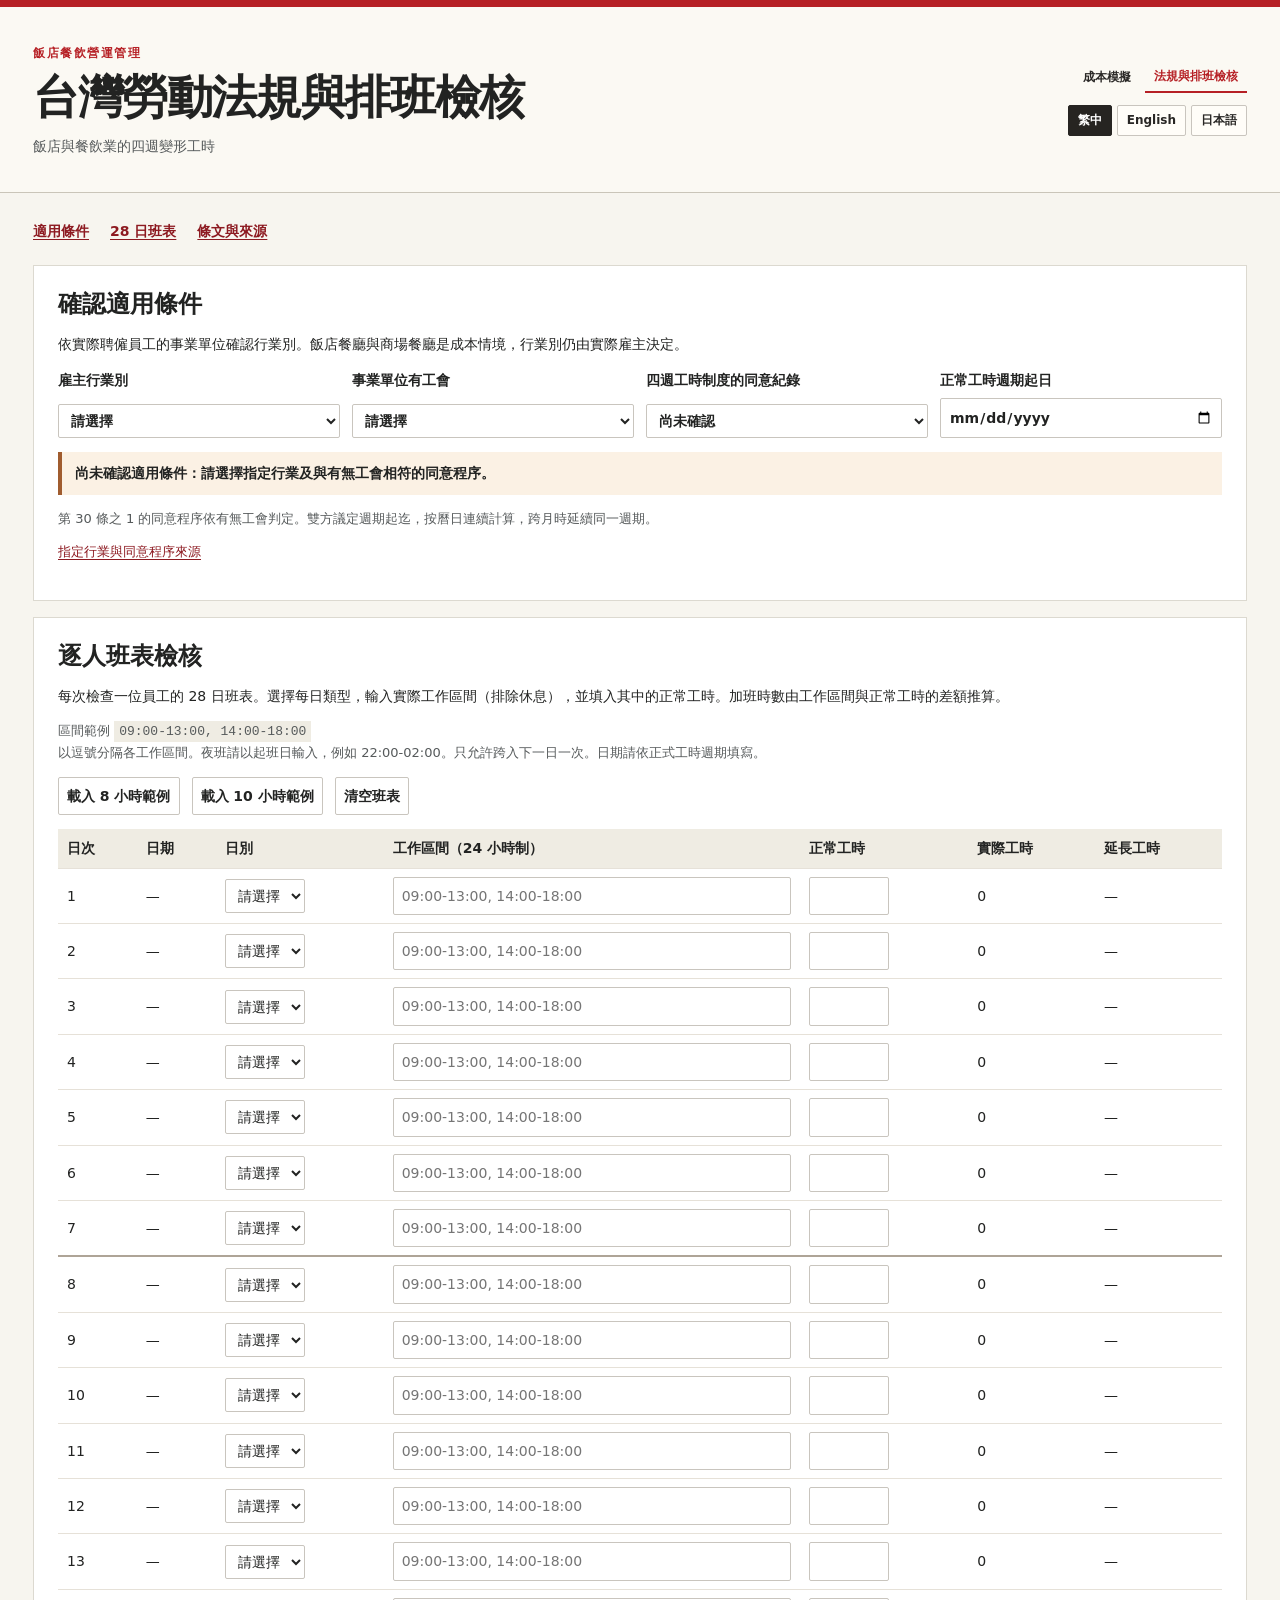
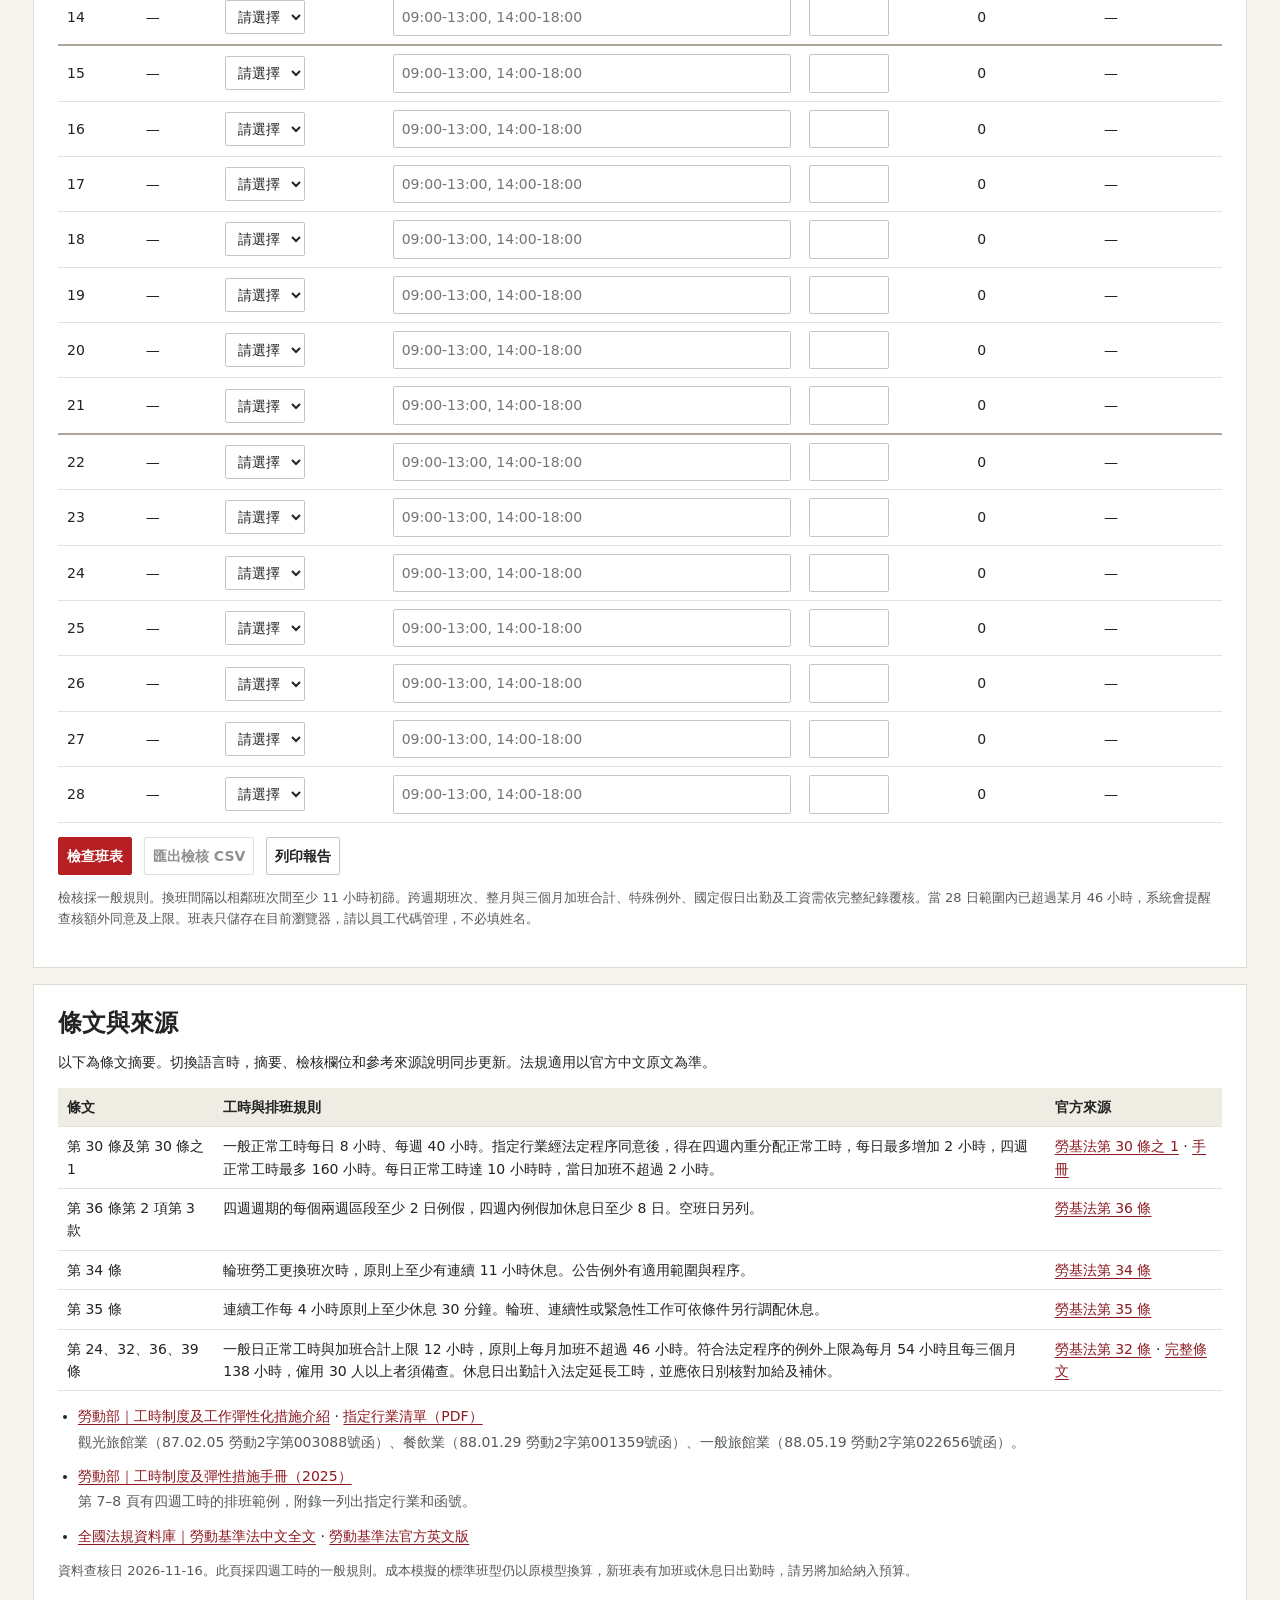
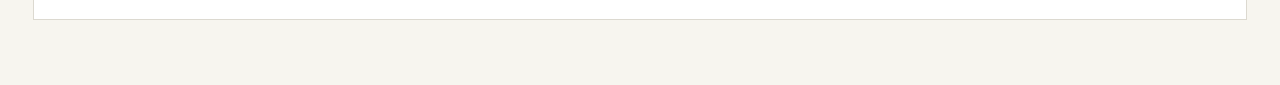
<file: labor.html>
<!doctype html>
<html lang="zh-Hant">
<head>
<meta charset="utf-8">
<meta name="viewport" content="width=device-width,initial-scale=1">
<meta name="robots" content="noindex,nofollow">
<title>法規與排班檢核</title>
<link rel="stylesheet" href="site-nav.css">
<link rel="stylesheet" href="labor.css">
</head>
<body data-page="labor">
<header>
  <div><small>飯店餐飲營運管理</small><h1>台灣勞動法規與排班檢核</h1><p>飯店與餐飲業的四週變形工時</p></div>
  <div class="site-actions">
    <nav class="site-links"><a href="./" data-site-page>成本模擬</a><a href="labor.html" data-site-page aria-current="page">法規與排班檢核</a></nav>
    <div class="locale-picker" role="group" aria-label="語言"><button type="button" data-language="zh-Hant" lang="zh-Hant" aria-pressed="true" disabled>繁中</button><button type="button" data-language="en" lang="en" aria-pressed="false" disabled>English</button><button type="button" data-language="ja" lang="ja" aria-pressed="false" disabled>日本語</button></div>
    <span id="languageError" hidden>語言載入失敗，請重新整理。 / Reload to try languages again.</span>
  </div>
</header>
<main>
  <nav class="jump-links"><a href="#eligibility">適用條件</a><a href="#roster">28 日班表</a><a href="#references">條文與來源</a></nav>
  <section class="panel" id="eligibility">
    <h2>確認適用條件</h2>
    <p>依實際聘僱員工的事業單位確認行業別。飯店餐廳與商場餐廳是成本情境，行業別仍由實際雇主決定。</p>
    <div class="eligibility-fields">
      <label>雇主行業別
        <select id="industry">
          <option value="">請選擇</option>
          <option value="tourist">觀光旅館業</option>
          <option value="hotel">一般旅館業</option>
          <option value="food">餐飲業</option>
          <option value="other">其他或尚未確認</option>
        </select>
      </label>
      <label>事業單位有工會
        <select id="union"><option value="">請選擇</option><option value="yes">是</option><option value="no">否</option></select>
      </label>
      <label>四週工時制度的同意紀錄
        <select id="consent">
          <option value="">尚未確認</option>
          <option value="union">已取得工會同意</option>
          <option value="meeting">已取得勞資會議同意</option>
        </select>
      </label>
      <label>正常工時週期起日
        <input id="startDate" type="date" min="2000-01-01" max="2099-12-31">
      </label>
    </div>
    <p class="status" id="eligibilityStatus" role="status"></p>
    <p class="note">第 30 條之 1 的同意程序依有無工會判定。雙方議定週期起迄，按曆日連續計算，跨月時延續同一週期。</p>
    <p class="source"><a href="#sources-designation">指定行業與同意程序來源</a></p>
  </section>

  <section class="panel" id="roster">
    <h2>逐人班表檢核</h2>
    <p>每次檢查一位員工的 28 日班表。選擇每日類型，輸入實際工作區間（排除休息），並填入其中的正常工時。加班時數由工作區間與正常工時的差額推算。</p>
    <p class="note"><span>區間範例</span> <code>09:00-13:00, 14:00-18:00</code><br><span>以逗號分隔各工作區間。夜班請以起班日輸入，例如 22:00-02:00。只允許跨入下一日一次。日期請依正式工時週期填寫。</span></p>
    <div class="action-row">
      <button type="button" id="sample8">載入 8 小時範例</button>
      <button type="button" id="sample10">載入 10 小時範例</button>
      <button type="button" id="clearRoster">清空班表</button>
    </div>
    <div class="tablewrap" tabindex="0" role="region" aria-label="28 日班表">
      <table>
        <thead><tr><th>日次</th><th>日期</th><th>日別</th><th>工作區間（24 小時制）</th><th>正常工時</th><th>實際工時</th><th>延長工時</th></tr></thead>
        <tbody id="rosterRows"></tbody>
      </table>
    </div>
    <div class="action-row">
      <button type="button" class="primary" id="checkRoster">檢查班表</button>
      <button type="button" id="exportRoster" disabled>匯出檢核 CSV</button>
      <button type="button" id="printRoster">列印報告</button>
    </div>
    <section id="review" aria-live="polite" hidden>
      <h3>檢核結果</h3>
      <div id="totals" class="totals"></div>
      <p id="summaryStatus" class="status"></p>
      <ul id="issues"></ul>
    </section>
    <p class="note">檢核採一般規則。換班間隔以相鄰班次間至少 11 小時初篩。跨週期班次、整月與三個月加班合計、特殊例外、國定假日出勤及工資需依完整紀錄覆核。當 28 日範圍內已超過某月 46 小時，系統會提醒查核額外同意及上限。班表只儲存在目前瀏覽器，請以員工代碼管理，不必填姓名。</p>
  </section>

  <section class="panel" id="references">
    <h2>條文與來源</h2>
    <p>以下為條文摘要。切換語言時，摘要、檢核欄位和參考來源說明同步更新。法規適用以官方中文原文為準。</p>
    <div class="tablewrap" tabindex="0" role="region" aria-label="條文與來源">
      <table class="references">
        <thead><tr><th>條文</th><th>工時與排班規則</th><th>官方來源</th></tr></thead>
        <tbody>
          <tr><td>第 30 條及第 30 條之 1</td><td>一般正常工時每日 8 小時、每週 40 小時。指定行業經法定程序同意後，得在四週內重分配正常工時，每日最多增加 2 小時，四週正常工時最多 160 小時。每日正常工時達 10 小時時，當日加班不超過 2 小時。</td><td><a href="https://laws.mol.gov.tw/FLAW/FLAWDOC01.aspx?flno=30-1&amp;id=FL014930">勞基法第 30 條之 1</a> · <a href="#sources-handbook">手冊</a></td></tr>
          <tr><td>第 36 條第 2 項第 3 款</td><td>四週週期的每個兩週區段至少 2 日例假，四週內例假加休息日至少 8 日。空班日另列。</td><td><a href="https://laws.mol.gov.tw/FLAW/FLAWDOC01.aspx?flno=36&amp;id=FL014930">勞基法第 36 條</a></td></tr>
          <tr><td>第 34 條</td><td>輪班勞工更換班次時，原則上至少有連續 11 小時休息。公告例外有適用範圍與程序。</td><td><a href="https://laws.mol.gov.tw/FLAW/FLAWDOC01.aspx?flno=34&amp;id=FL014930">勞基法第 34 條</a></td></tr>
          <tr><td>第 35 條</td><td>連續工作每 4 小時原則上至少休息 30 分鐘。輪班、連續性或緊急性工作可依條件另行調配休息。</td><td><a href="https://laws.mol.gov.tw/FLAW/FLAWDOC01.aspx?flno=35&amp;id=FL014930">勞基法第 35 條</a></td></tr>
          <tr><td>第 24、32、36、39 條</td><td>一般日正常工時與加班合計上限 12 小時，原則上每月加班不超過 46 小時。符合法定程序的例外上限為每月 54 小時且每三個月 138 小時，僱用 30 人以上者須備查。休息日出勤計入法定延長工時，並應依日別核對加給及補休。</td><td><a href="https://laws.mol.gov.tw/FLAW/FLAWDOC01.aspx?flno=32&amp;id=FL014930">勞基法第 32 條</a> · <a href="https://law.moj.gov.tw/LawClass/LawAll.aspx?pcode=N0030001">完整條文</a></td></tr>
        </tbody>
      </table>
    </div>
    <ul class="source-list">
      <li id="sources-designation"><a href="https://www.mol.gov.tw/1607/28162/28166/28218/28220/32907/">勞動部｜工時制度及工作彈性化措施介紹</a> · <a href="https://www.mol.gov.tw/media/4m4bkp4a/指定適用勞動基準法彈性工時之行業.pdf?mediaDL=true">指定行業清單（PDF）</a><p>觀光旅館業（87.02.05 勞動2字第003088號函）、餐飲業（88.01.29 勞動2字第001359號函）、一般旅館業（88.05.19 勞動2字第022656號函）。</p></li>
      <li id="sources-handbook"><a href="https://www.mol.gov.tw/media/dhrbetlk/114年工時制度及彈性措施手冊-2025.pdf?mediaDL=true">勞動部｜工時制度及彈性措施手冊（2025）</a><p>第 7–8 頁有四週工時的排班範例，附錄一列出指定行業和函號。</p></li>
      <li><a href="https://law.moj.gov.tw/LawClass/LawAll.aspx?pcode=N0030001">全國法規資料庫｜勞動基準法中文全文</a> · <a href="https://law.moj.gov.tw/ENG/LawClass/LawAll.aspx?pcode=N0030001">勞動基準法官方英文版</a></li>
    </ul>
    <p class="note">資料查核日 2026-11-16。此頁採四週工時的一般規則。成本模擬的標準班型仍以原模型換算，新班表有加班或休息日出勤時，請另將加給納入預算。</p>
  </section>
</main>
<script src="language.js"></script>
<script type="module" src="labor.js"></script>
</body>
</html>
</file>
<file: site-nav.css>
.site-actions{display:grid;gap:12px;justify-items:end}
.site-links,.locale-picker{display:flex;align-items:center;flex-wrap:wrap;gap:5px}
.site-links a,.locale-picker button{padding:7px 9px;text-decoration:none;color:#292725;font:600 12px/1.25 system-ui,sans-serif}
.site-links a[aria-current=page]{color:#b62025;border-bottom:2px solid #b62025}
.locale-picker button{background:#fffdf8;border:1px solid #c9c5be;cursor:pointer}
.locale-picker button[aria-pressed=true]{background:#262421;border-color:#262421;color:white}
.locale-picker button:disabled{opacity:.6}
[data-site-page]:focus-visible,.locale-picker button:focus-visible{outline:2px solid #17695f;outline-offset:2px}
#languageError{font-size:12px;color:#9a291d}
@media(max-width:650px){.site-actions{justify-items:start}}
@media print{.site-actions{display:none!important}details.print-terms:not([open])>ul{display:block}}
</file>
<file: labor.css>
:root{color-scheme:light;--bg:#f7f5ef;--paper:#fffdf8;--ink:#222322;--line:#dcd9d0;--muted:#565a5b;--accent:#b62025}
*{box-sizing:border-box}
body{margin:0;background:var(--bg);color:var(--ink);font:14px/1.6 "Noto Sans TC","Microsoft JhengHei",system-ui,sans-serif}
header{border-top:7px solid var(--accent);border-bottom:1px solid #cac5b9;background:#fbf9f3;padding:34px max(calc((100vw - 1214px)/2),24px);display:flex;align-items:center;justify-content:space-between;flex-wrap:wrap;gap:16px}
header small{color:var(--accent);font-weight:700;letter-spacing:.13em}
h1,h2,h3{font-family:Georgia,"Noto Serif TC","Songti TC","PMingLiU",serif;line-height:1.2}
h1{font-size:clamp(29px,4vw,46px);letter-spacing:-.03em;margin:.4rem 0 .65rem}
h2{font-size:24px;margin:0 0 8px}
header p{margin:0;color:var(--muted)}
main{max-width:1250px;padding:20px 18px 50px;margin:auto}
a{color:#8d1a21;text-underline-offset:3px}
.panel{margin:16px 0;padding:24px;background:white;border:1px solid var(--line);scroll-margin-top:20px}
.jump-links,.action-row{display:flex;gap:12px;flex-wrap:wrap;align-items:center}
.jump-links a{padding:7px 0;margin-right:9px;font-weight:650}
.eligibility-fields{display:grid;grid-template-columns:repeat(4,minmax(0,1fr));gap:12px}
.eligibility-fields label{display:flex;gap:6px;flex-direction:column;justify-content:space-between;font-weight:650}
button,input,select{font:inherit;color:inherit;padding:7px 8px;border:1px solid #c9c5be;background:white;border-radius:2px}
button{cursor:pointer;font-weight:650}
button.primary{background:var(--accent);border-color:var(--accent);color:white}
button:disabled{opacity:.5;cursor:default}
:focus-visible{outline:2px solid #17695f;outline-offset:2px}
.note,.source{font-size:13px;color:var(--muted)}
.status{border-left:4px solid #a05c2f;padding:10px 13px;background:#fbf1e4;font-weight:650}
.status[data-clear=true]{border-color:#17695f;background:#ebf4ed}
.tablewrap{overflow:auto;margin:14px 0}
table{border-collapse:collapse;width:100%;text-align:left;font-variant-numeric:tabular-nums}
th,td{padding:8px 9px;border-bottom:1px solid #e6e1d8}
th{background:#efece3}
#roster table{min-width:730px}
#roster input[type=text]{min-width:225px;width:100%}
#roster input[type=number]{width:80px}
tr.week-start td{border-top:2px solid #aea497}
tr[data-issue=true]{background:#fff3e9}
.totals{display:flex;flex-wrap:wrap;gap:10px 22px;font-weight:650}
.references{min-width:660px}
.references td{vertical-align:top}
.references td:first-child{min-width:140px}
.references td:last-child{min-width:166px}
.source-list{padding-left:20px}
.source-list p{margin:3px 0 12px;color:var(--muted)}
code{background:#efece3;padding:3px 5px}
@media(max-width:750px){header{padding:22px 16px}.panel{padding:16px}.eligibility-fields{grid-template-columns:repeat(2,minmax(0,1fr))} main{padding-inline:12px}}
@media(max-width:400px){.eligibility-fields{grid-template-columns:1fr}}
@media print{header{padding:8px 0;border-top:0}.jump-links,.action-row{display:none!important}.tablewrap{overflow:visible}.panel{padding:10px} #roster table,.references{min-width:0}#roster input[type=text]{min-width:0}th,td{font-size:10px;padding:4px}}
</file>
